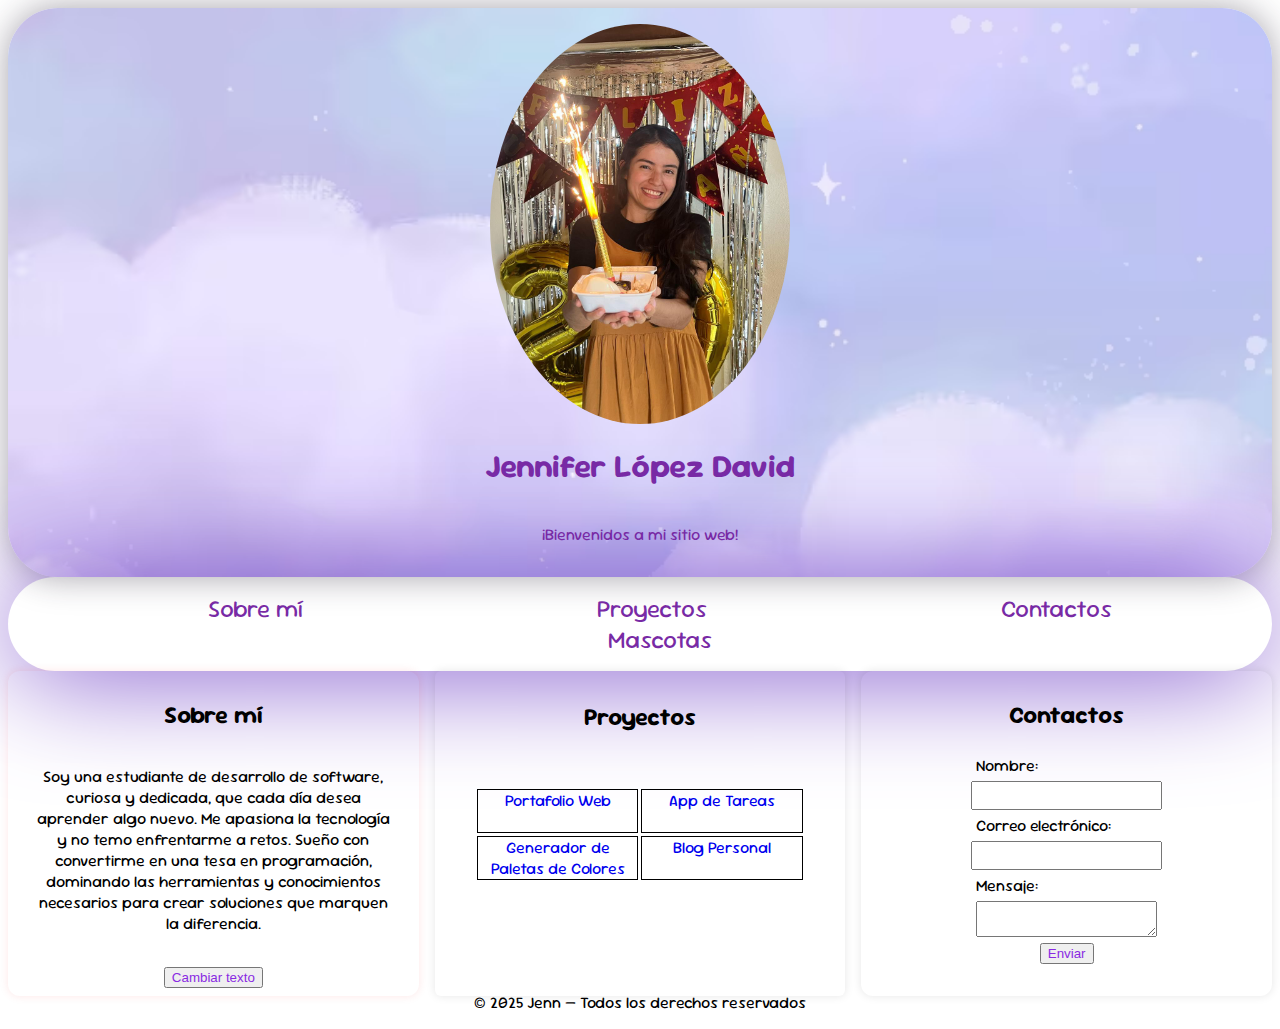
<file: index.html>
<!DOCTYPE html>
<html lang="es">
<head>
    <meta charset="UTF-8">
    <meta name="viewport" content="width=device-width, initial-scale=1.0">
    <meta name="description" content="Sitio web de portafolio personal con página de mascotas">
    <meta name="author" content="Jennifer López D">
    <title> El portafolio de Jenn </title>
    <link rel="preconnect" href="https://fonts.googleapis.com">
    <link rel="preconnect" href="https://fonts.gstatic.com" crossorigin>
    <link href="https://fonts.googleapis.com/css2?family=Sour+Gummy:ital,wght@0,100..900;1,100..900&display=swap" rel="stylesheet">
    <link rel="stylesheet" href="./CSS/styles_Index.css">       
</head>

<body>
    <header class="Tarjeta_encabezado">
        <img class="Imagen_encabezado" src="imagenes/Yo.jpeg" alt="Foto personal">
        <h1 class="Titulo_encabezado"> Jennifer López David</h1>
        <p class="Parrafo_encabezado">¡Bienvenidos a mi sitio web!</p>
    </header>

    
    <nav>
        <ul>
            <a href="#sobre-mi">Sobre mí</a>
            <a href="#proyectos">Proyectos</a>
            <a href="#contacto">Contactos</a>
            <a id="cambio-mascotas" href="./pagina/mascotas.html">Mascotas</a>                   
        </ul>
    </nav>

        
<div class="secciones">    
    <section id="sobre-mi">
        <div>        
        <h2>Sobre mí</h2>          
        <p id="texto-sobre-mi">Soy una estudiante de desarrollo de software, curiosa y dedicada, que cada día desea aprender algo nuevo. 
            Me apasiona la tecnología y no temo enfrentarme a retos. Sueño con convertirme en una tesa en programación, dominando las herramientas y conocimientos necesarios para crear soluciones que marquen la diferencia.</p>
            <button id="boton-sobre-mi">Cambiar texto</button>
        </div>
    </section>      

    <section id="proyectos">              
        <h2>Proyectos</h2>
        <div>  
            <a class="p1 pr" href="#">Portafolio Web</a>
            <a class="p2 pr" href="#">App de Tareas</a>
            <a class="p3 pr" href="#">Generador de Paletas de Colores</a>
            <a class="p4 pr" href="#">Blog Personal</a>                       
        </div>
    </section>
    <section id="contacto">
        <div>        
        <h2 class="contacto_titulo">Contactos</h2>
        <form>
        <label for="nombre">Nombre:</label>
        <input type="text" id="nombre" name="nombre" required>
        <label for="email">Correo electrónico:</label>
        <input type="email" id="email" name="email" required>
        <label for="mensaje">Mensaje:</label>
        <textarea id="mensaje" name="mensaje" required></textarea>
        <br>
        <button type="submit">Enviar</button>
        </form>
        </div>           
    </section>   
    
</div>
<br>
<br>
<br>
<br>
<br>
    <footer>        
            <p> © 2025 Jenn — Todos los derechos reservados</p>    
    </footer>
<script src="./script.js"></script>
</body>
</html>
</file>
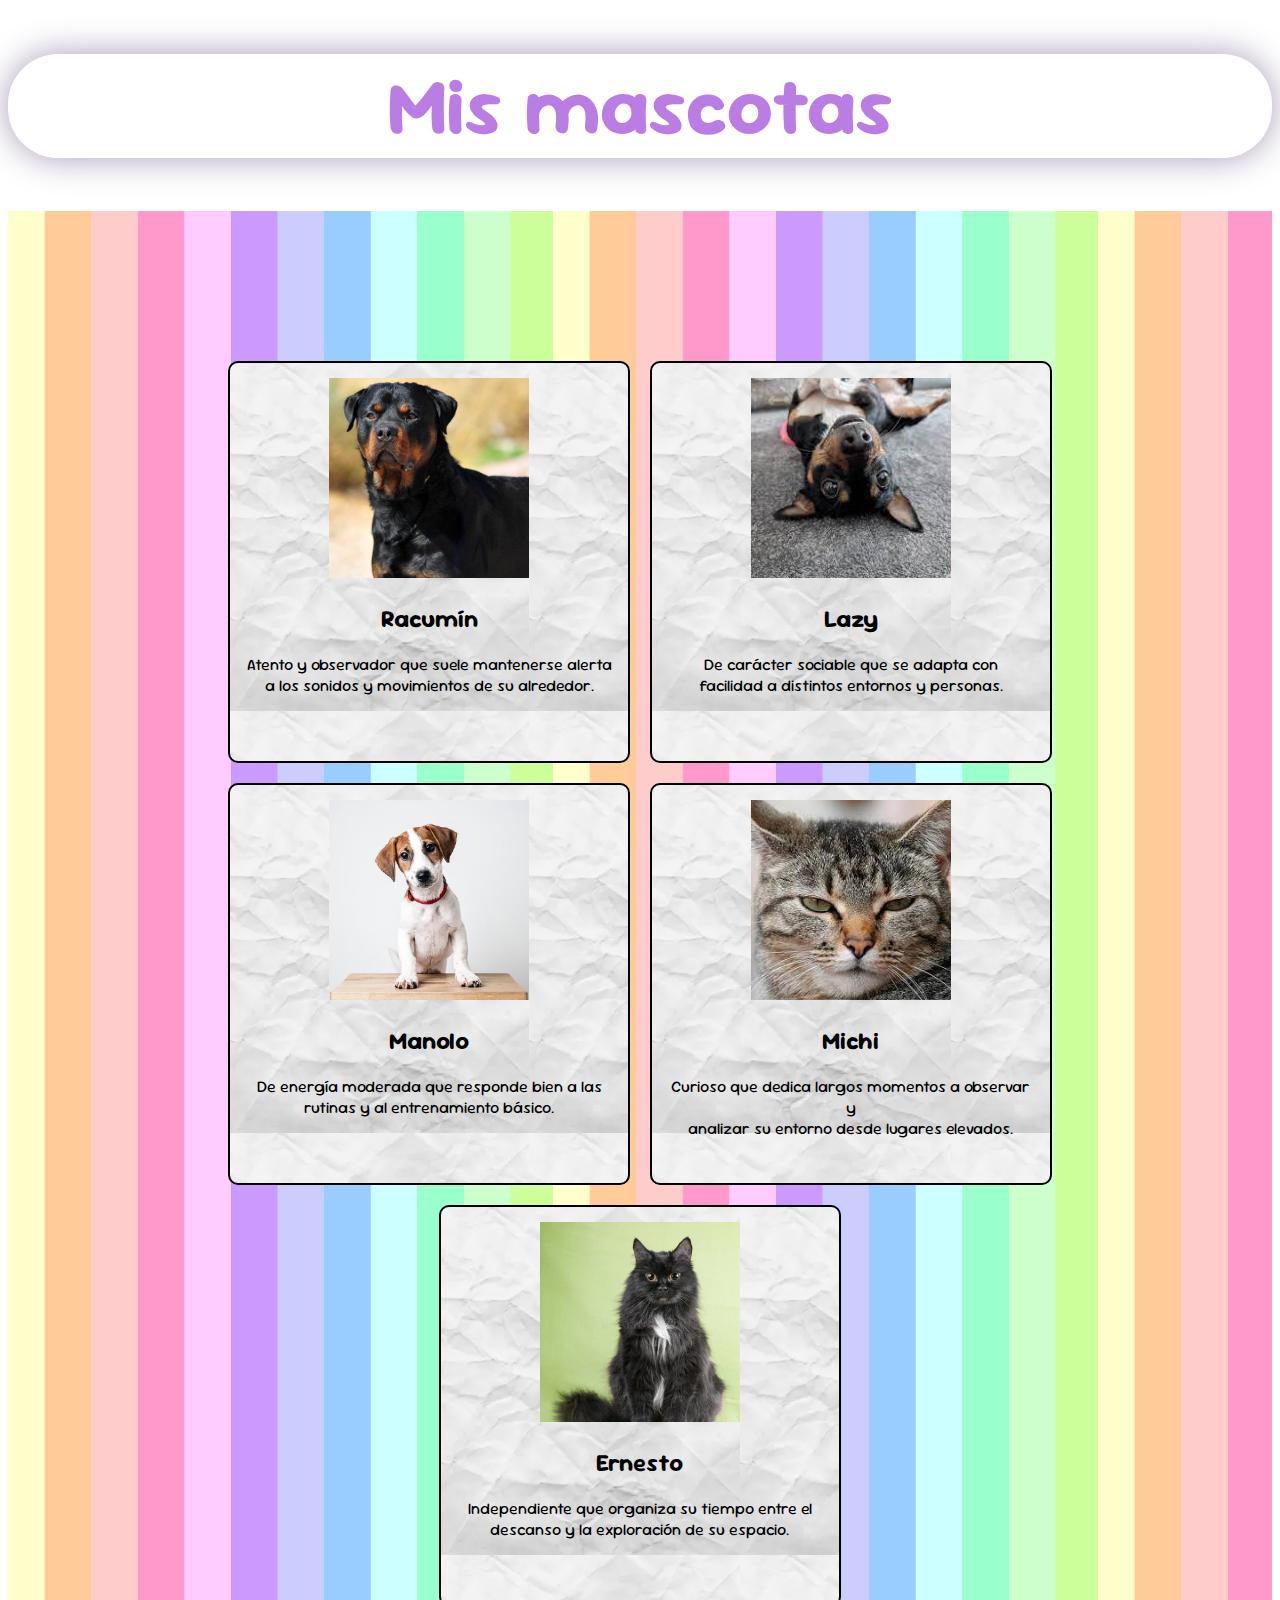
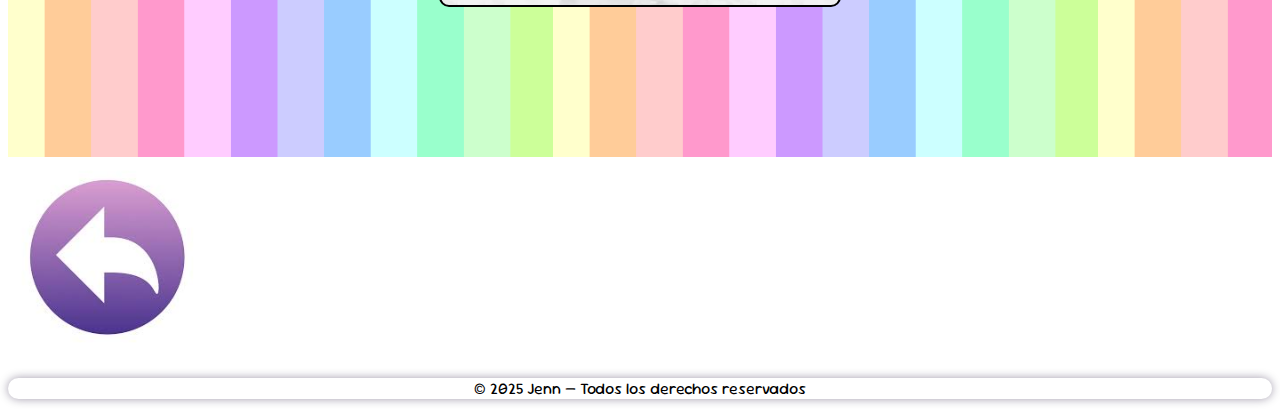
<file: pagina/mascotas.html>
<!DOCTYPE html>
<html lang="es">
<head>
    <meta charset="UTF-8">
    <meta name="viewport" content="width=device-width, initial-scale=1.0">
    <title>Mis mascotas</title>
    <link rel="preconnect" href="https://fonts.googleapis.com">
    <link rel="preconnect" href="https://fonts.gstatic.com" crossorigin>
    <link href="https://fonts.googleapis.com/css2?family=Sour+Gummy:ital,wght@0,100..900;1,100..900&display=swap" rel="stylesheet">
    <link rel="stylesheet" href="../CSS/styles_mascotas.css"> 
</head>
<body>
    <header class="Encabezado">
        <h1> Mis mascotas </h1>
              
    </header>

    <div id="articulo-contenedor">        
        <article>
            <img src="../imagenes/racumin.jpg" alt="" class="foto">      
            <h2>Racumín</h2>
            <p>Atento y observador que suele mantenerse alerta <br>
                a los sonidos y movimientos de su alrededor.</p>
        </article>
        
        <article>
            <img src="../imagenes/lazy.jpeg" alt="" class="foto">      
            <h2>Lazy</h2>
            <p>De carácter sociable que se adapta con <br>
                facilidad a distintos entornos y personas.</p>
        </article> 
        
        <article>
            <img src="../imagenes/manolo.avif" alt="" class="foto">      
            <h2>Manolo</h2>
            <p>De energía moderada que responde bien a las <br>
                rutinas y al entrenamiento básico.</p>
        </article>

        <article>
            <img src="../imagenes/michi.jpeg" alt="" class="foto">      
            <h2>Michi</h2>
            <p>Curioso que dedica largos momentos a observar y <br>
                analizar su entorno desde lugares elevados.</p>
        </article>
        
        <article>
            <img class="Tarjeta" src="../imagenes/ernesto.webp" alt="" class="foto">      
            <h2>Ernesto</h2>
            <p>Independiente que organiza su tiempo entre el <br>
                descanso y la exploración de su espacio.</p>
        </article>   
   
   </div>  
   <a href="../index.html"> <img src="../imagenes/devolver.jpeg" alt="Botón"> </a>
        
    
<footer>        
    <p> © 2025 Jenn — Todos los derechos reservados</p>    
</footer> 
</body>
</html>
</file>
<file: CSS/styles_Index.css>
:root{
    --text: rgb(120, 42, 165); 
    --fondo-header: white;
}


html{
    font-family: "Sour Gummy", sans-serif;
}
.Tarjeta_encabezado{
    display: flex;
    flex-direction: column;
    align-items: center;
    background-image: url(../imagenes/fondo.avif);
    background-size: cover;
    background-repeat: no-repeat;
    border-radius: 50px;
    padding: 1rem;
    align-items: center;
    box-shadow: 0 0 35px rgba(33, 24, 44, 0.4);
    transition: transform 0.3s;
    color: var(--text)   
}
.Tarjeta_encabezado:hover{
    background-color: rgb(225, 216, 240); 
}
.Imagen_encabezado{
    border-radius:200%;
    height: auto;
    width: 300px;    
}
nav {
    display: flex;
    justify-content: space-around;
    text-align: center;
    box-shadow: 0 0 115px rgb(115, 69, 199);
    border-radius: 50px;
}
nav a{
    text-decoration: none;
    margin-left: 145px;
    margin-right: 145px;     
    color: var(--text);
    font-size: 1.5rem;    
}
a:hover{
    color: black;
}

.secciones{
    display: grid;
    grid-template-columns: repeat(3, 1fr);    
    border-radius: 12px;
    height: 200px;
    gap: 1rem;
}
#sobre-mi{
    padding: 8px;
    display: flex;
    flex-direction: row;
    gap: 10px;
    grid-row: 1/3;
    box-shadow: 0 0 10px rgba(235, 4, 4, 0.1);
    transition: transform 0.5s ease, box-shadow 0.2s ease;
    border-radius: 12px;
    text-align: center;
}
#sobre-mi:hover{    
    transform: translateY(-10px);
    box-shadow: 0 0 35px rgba(26, 2, 58, 0.4);
}
#sobre-mi p{
    padding: 1rem;
}
div h2{
    text-align: center;
}

#proyectos{
    display: flex;
    flex-direction: column;
    gap: 5px;
    grid-row: 1/3;
    box-shadow: 0 0 10px rgba(0,0,0,0.1);
    transition: transform 0.5s ease, box-shadow 0.2s ease;
    border-radius: 6px;
    padding: 10px; 
   
}
#proyectos:hover{
    box-shadow: 0 0 35px rgba(26, 2, 58, 0.4);  
    transform: translateY(-10px);
}

#proyectos div{
    text-decoration: none;
    color: rgb(17, 1, 48);
    text-align: center;
    display: grid;
    grid-template-columns: 1fr 1fr;
    grid-template-rows: 1fr 1fr;
    gap: 3px;
    padding: 2rem;      
}

.pr {
    border : 1px solid black;
    text-decoration: none;
}

.p1{
    grid-column: 1/2;    
}
.p2{
    grid-column: 2/3;
   
}
.p3{
    grid-row: 2 /3;
    grid-column: 1/2;
}
.p4{
    grid-row: 2 /3;
    grid-column: 2/3;
}


#contacto{
    padding: 8px;
    display: flex;
    justify-content: center;    
    gap: 10px;
    grid-row: 1/3;
    box-shadow: 0 0 10px rgba(0,0,0,0.1);
    transition: transform 0.5s ease, box-shadow 0.2s ease;
    border-radius: 12px;
    text-align: center;
}
#contacto:hover{
    box-shadow: 0 0 35px rgba(26, 2, 58, 0.4);
    transform: translateY(-10px);
}
#contacto label, input{
    padding: 5px;
    text-align: left;
    flex-direction: column;
    display: flex;
}
.contacto_titulo {
    text-align: center;
} 
form{
 text-align: center;
}
footer{    
    text-align: center;    
}
button{    
    color: blueviolet;
}
/** ================= MOVIL ================= **/
@media (max-width: 768px){

    /** Menú en columna **/
    nav ul{
        display: flex;
        flex-direction: column;
        align-items: center;
        gap: 1rem;
    }

    /** Secciones en una columna **/
    .secciones{
        display: flex;
        flex-direction: column;
    }

    /** Proyectos en una columna **/
    #proyectos div{
        grid-template-columns: 1fr;
    }
}

/** ================= TABLET ================= **/
@media (min-width: 769px) and (max-width: 1024px){

    /** Secciones en dos columnas **/
    .secciones{
        grid-template-columns: repeat(2, 1fr);
    }

    /** Proyectos en dos columnas **/
    #proyectos div{
        grid-template-columns: repeat(2, 1fr);
    }
}
</file>
<file: CSS/styles_mascotas.css>
html{
    font-family: "Sour Gummy", sans-serif;
}
.Encabezado{
    box-shadow: 0 0 35px rgba(34, 5, 71, 0.4);
    border-radius: 50px;
}
.Encabezado:hover{
    background-color: rgba(193, 179, 211, 0.308);
}
.Encabezado h1{
    font-size: 5rem;
    text-align: center;
    color: rgba(154, 64, 214, 0.678);
}
#articulo-contenedor{    
    display: flex;
    flex-wrap: wrap;
    gap: 20px;
    justify-content: center;
    padding-bottom: 40px;
    background-image: url(../imagenes/fondocontenedor.png);
    padding: 150px;   
}

#articulo-contenedor article{
    width: 367.61px;
    height: 367.81px;
}
img {
    max-width: 200px;
    width: 100%;
    /* height: auto; */
    max-height: 200px; 
    object-fit: cover;

}
article{
    padding: 10px;
    border: 2px solid black;  
    padding: 15px;              
    border-radius: 10px;
    background-color: rgb(220, 194, 241);    
    color:rgb(0, 0, 0);
    text-align: center;
    background-image: url(../imagenes/fondoperros.png); 
}
#article{
    transform: translateY(-5px);
    box-shadow: 0 8px 18px rgba(0,0,0,0.2);
}
button{
    width: 20px;
    height: auto;
}

footer{    
    box-shadow: 0 0 10px rgba(20, 1, 44, 0.4);
    border-radius: 50px;    
}
footer p{
    text-align: center;
} 

/** ================= MÓVIL ================= **/
@media (max-width: 768px){
    #articulo-contenedor{
        display: flex;
        flex-direction: column;
    }
}

/** ================= TABLET ================= **/
@media (min-width: 769px) and (max-width: 1024px){
    #articulo-contenedor{
        grid-template-columns: repeat(3, 1fr);
    }
}
</file>
